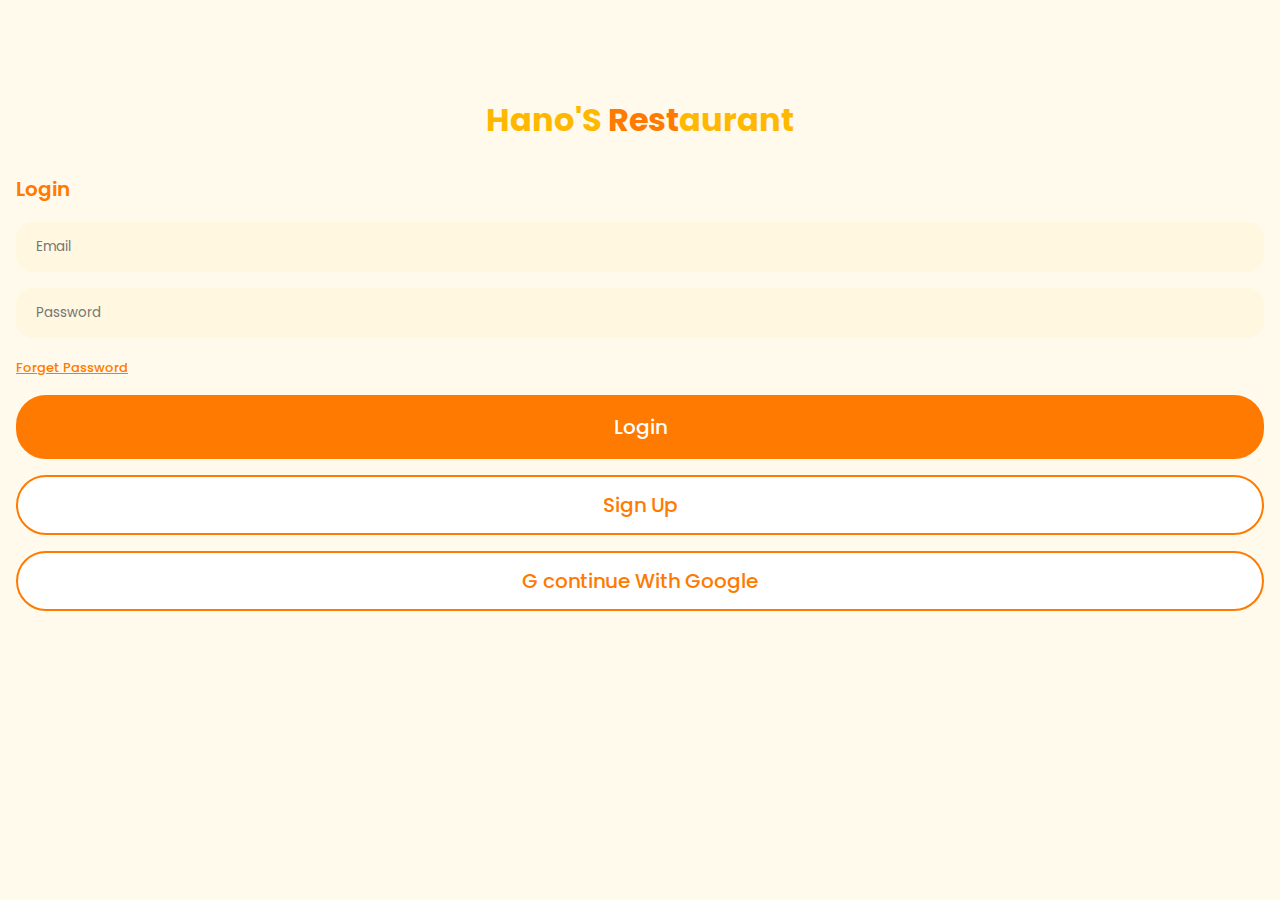
<file: index.html>
<!DOCTYPE html>
<html lang="en">

<head>
    <meta charset="UTF-8">
    <meta name="viewport" content="width=device-width, initial-scale=1.0">
    <link rel="stylesheet" href="./css/style.css">
    <link rel="stylesheet" href="./css/all.min.css">
    <link rel="preconnect" href="https://fonts.googleapis.com">
    <link rel="preconnect" href="https://fonts.gstatic.com" crossorigin>
    <link
        href="https://fonts.googleapis.com/css2?family=Poppins:ital,wght@0,100;0,200;0,300;0,400;0,500;0,600;0,700;0,800;0,900;1,100;1,200;1,300;1,400;1,500;1,600;1,700;1,800;1,900&display=swap"
        rel="stylesheet">
    <title>Hano'S Restaurant</title>
</head>

<body>
    <!-- Login Page -->
    <main class="main-page">
        <h1 class="title">Hano'S <span>Rest</span>aurant</h1>
        <form action class="login-signup">
            <span>Login</span>
            <div>
                <input type="email" placeholder="Email">
                <input type="password" placeholder="Password">
            </div>
            <a href="####">Forget Password</a>
        </form>
        <a href="./welcome.html" class="btt main-fill-btt">Login</a>
        <a href="./signup.html" class="btt main-notfill-btt">Sign Up</a>
        <a href="#" class="btt main-notfill-btt"><span>G</span>&nbsp;continue With Google</a>
    </main>
</body>

</html>
</file>
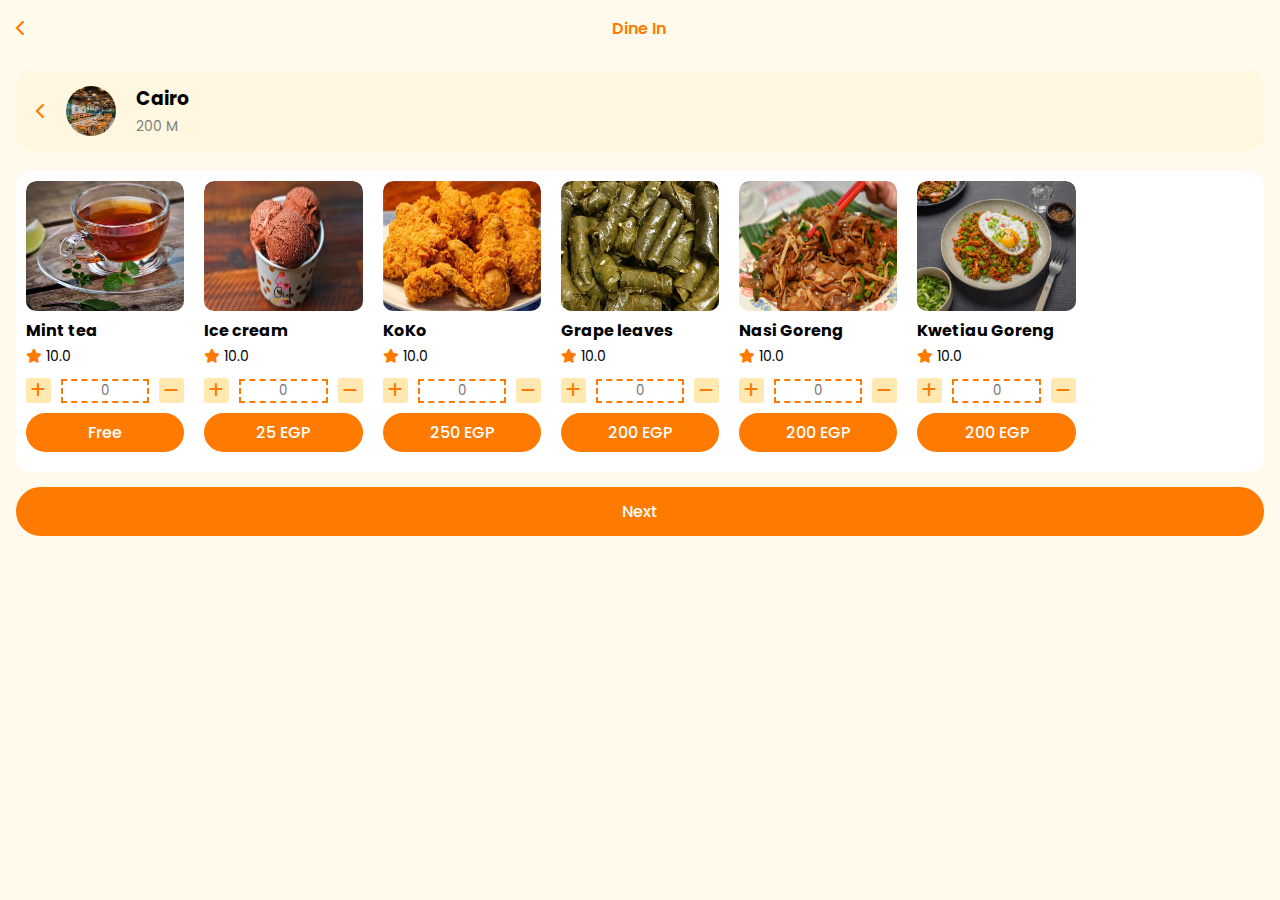
<file: dine.html>
<!DOCTYPE html>
<html lang="en">

<head>
    <meta charset="UTF-8">
    <meta name="viewport" content="width=device-width, initial-scale=1.0">
    <link rel="stylesheet" href="./css/style.css">
    <link rel="stylesheet" href="./css/all.min.css">
    <link rel="preconnect" href="https://fonts.googleapis.com">
    <link rel="preconnect" href="https://fonts.gstatic.com" crossorigin>
    <link
        href="https://fonts.googleapis.com/css2?family=Poppins:ital,wght@0,100;0,200;0,300;0,400;0,500;0,600;0,700;0,800;0,900;1,100;1,200;1,300;1,400;1,500;1,600;1,700;1,800;1,900&display=swap"
        rel="stylesheet">
    <title>Hano'S Restaurant</title>
</head>

<body>
    <!-- Login Page -->
    <main class="main-page">
        <div class="reserve">
            <a href="./nearestorder.html"><i class="fa-solid fa-chevron-left"></i></a>
            <span>Dine In</span>
        </div>
        <div class="nav">
            <i class="fa-solid fa-chevron-left"></i>
            <img src="./images/rest1.jpg" alt>
            <div class="details">
                <h3>Cairo</h3>
                <span>200 M</span>
            </div>
        </div>

        <div class="dishes">
            <div>
                <img src="./images/tea.jpg" alt>
                <div class="details">
                    <h4>Mint tea</h4>
                    <span><i class="fa-solid fa-star"></i> 10.0</span>
                    <div class="quant">
                        <button><i class="fa-solid fa-plus"></i></button>
                        <input type="text" class="count" placeholder="0">
                        <button><i class="fa-solid fa-minus"></i></button>
                    </div>
                    <a href="" class="main-fill-btt">Free</a>
                </div>
            </div>
            <div>
                <img src="./images/ice.webp" alt>
                <div class="details">
                    <h4>Ice cream</h4>
                    <span><i class="fa-solid fa-star"></i> 10.0</span>
                    <div class="quant">
                        <button><i class="fa-solid fa-plus"></i></button>
                        <input type="text" class="count" placeholder="0">
                        <button><i class="fa-solid fa-minus"></i></button>
                    </div>
                    <a href="" class="main-fill-btt">25 EGP</a>
                </div>
            </div>
            <div>
                <img src="./images/chekin.jpg" alt>
                <div class="details">
                    <h4>KoKo</h4>
                    <span><i class="fa-solid fa-star"></i> 10.0</span>
                    <div class="quant">
                        <button><i class="fa-solid fa-plus"></i></button>
                        <input type="text" class="count" placeholder="0">
                        <button><i class="fa-solid fa-minus"></i></button>
                    </div>
                    <a href="" class="main-fill-btt">250 EGP</a>
                </div>
            </div>
            <div>
                <img src="./images/mahse.jpg" alt>
                <div class="details">
                    <h4>Grape leaves</h4>
                    <span><i class="fa-solid fa-star"></i> 10.0</span>
                    <div class="quant">
                        <button><i class="fa-solid fa-plus"></i></button>
                        <input type="text" class="count" placeholder="0">
                        <button><i class="fa-solid fa-minus"></i></button>
                    </div>
                    <a href="" class="main-fill-btt">200 EGP</a>
                </div>
            </div>
            <div>
                <img src="./images/dish5.jpg" alt>
                <div class="details">
                    <h4>Nasi Goreng</h4>
                    <span><i class="fa-solid fa-star"></i> 10.0</span>
                    <div class="quant">
                        <button><i class="fa-solid fa-plus"></i></button>
                        <input type="text" class="count" placeholder="0">
                        <button><i class="fa-solid fa-minus"></i></button>
                    </div>
                    <a href="" class="main-fill-btt">200 EGP</a>
                </div>
            </div>
            <div>
                <img src="./images/dish6.webp" alt>
                <div class="details">
                    <h4>Kwetiau Goreng</h4>
                    <span><i class="fa-solid fa-star"></i> 10.0</span>
                    <div class="quant">
                        <button><i class="fa-solid fa-plus"></i></button>
                        <input type="text" class="count" placeholder="0">
                        <button><i class="fa-solid fa-minus"></i></button>
                    </div>
                    <a href="" class="main-fill-btt">200 EGP</a>
                </div>
            </div>
        </div>
        <a href="./welcome.html" class="main-fill-btt next">Next</a>
        </div>
    </main>
</body>

</html>
</file>
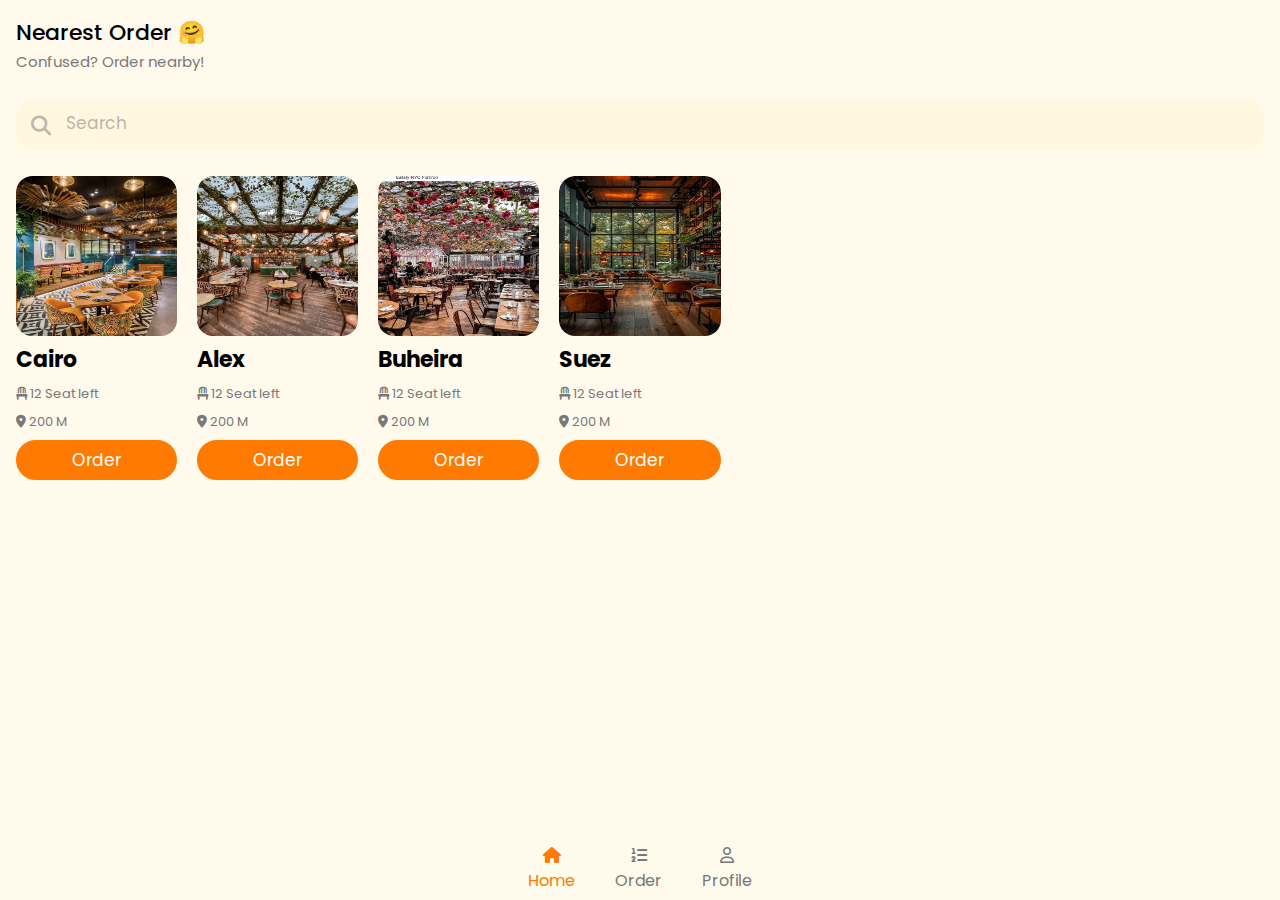
<file: nearestorder.html>
<!DOCTYPE html>
<html lang="en">

<head>
    <meta charset="UTF-8">
    <meta name="viewport" content="width=device-width, initial-scale=1.0">
    <link rel="stylesheet" href="./css/style.css">
    <link rel="stylesheet" href="./css/all.min.css">
    <link rel="preconnect" href="https://fonts.googleapis.com">
    <link rel="preconnect" href="https://fonts.gstatic.com" crossorigin>
    <link
        href="https://fonts.googleapis.com/css2?family=Poppins:ital,wght@0,100;0,200;0,300;0,400;0,500;0,600;0,700;0,800;0,900;1,100;1,200;1,300;1,400;1,500;1,600;1,700;1,800;1,900&display=swap"
        rel="stylesheet">
    <title>Hano'S Restaurant</title>
</head>

<body>
    <!-- Login Page -->
    <main class="main-page">
        <div class="intro-text">
            <div>
                <p>Nearest Order 🤗</p>
                <span>Confused? Order nearby!</span>
            </div>
        </div>
        <div class="search">
            <input type="search" placeholder="Search">
        </div>


        <div class="nearrest">
            <div>
                <img src="./images/rest1.jpg" alt>
                <div class="details">
                    <h2>Cairo</h2>
                    <p><i class="fa-solid fa-chair"></i> 12 Seat left</p>
                    <p><i class="fa-solid fa-location-dot"></i> 200 M </p>
                    <a href="./page-one.html" class="main-fill-btt">Order</a>
                </div>
            </div>
            <div>
                <img src="./images/rest2.jpg" alt>
                <div class="details">
                    <h2>Alex</h2>
                    <p><i class="fa-solid fa-chair"></i> 12 Seat left</p>
                    <p><i class="fa-solid fa-location-dot"></i> 200 M </p>
                    <a href="./page-two.html" class="main-fill-btt">Order</a>
                </div>
            </div>
            <div>
                <img src="./images/rest3.jpg" alt>
                <div class="details">
                    <h2>Buheira</h2>
                    <p><i class="fa-solid fa-chair"></i> 12 Seat left</p>
                    <p><i class="fa-solid fa-location-dot"></i> 200 M </p>
                    <a href="./page-three.html" class="main-fill-btt">Order</a>
                </div>
                
            </div>
            <div>
                <img src="./images/rest4.jpg" alt>
                <div class="details">
                    <h2>Suez</h2>
                    <p><i class="fa-solid fa-chair"></i> 12 Seat left</p>
                    <p><i class="fa-solid fa-location-dot"></i> 200 M </p>
                    <a href="./page-four.html" class="main-fill-btt">Order</a>
                </div>
            </div>
        </div>













        <div class="menu">
            <a href="#" class="active">
                <i class="fa-solid fa-house"></i>
                <span>Home</span>
            </a>

            <a href="#" class="">
                <i class="fa-solid fa-list-ol"></i>
                <span>Order</span>
            </a>

            <a href="#" class="">
                <i class="fa-regular fa-user"></i>
                <span>Profile</span>
            </a>

        </div>
    </main>
</body>

</html>
</file>
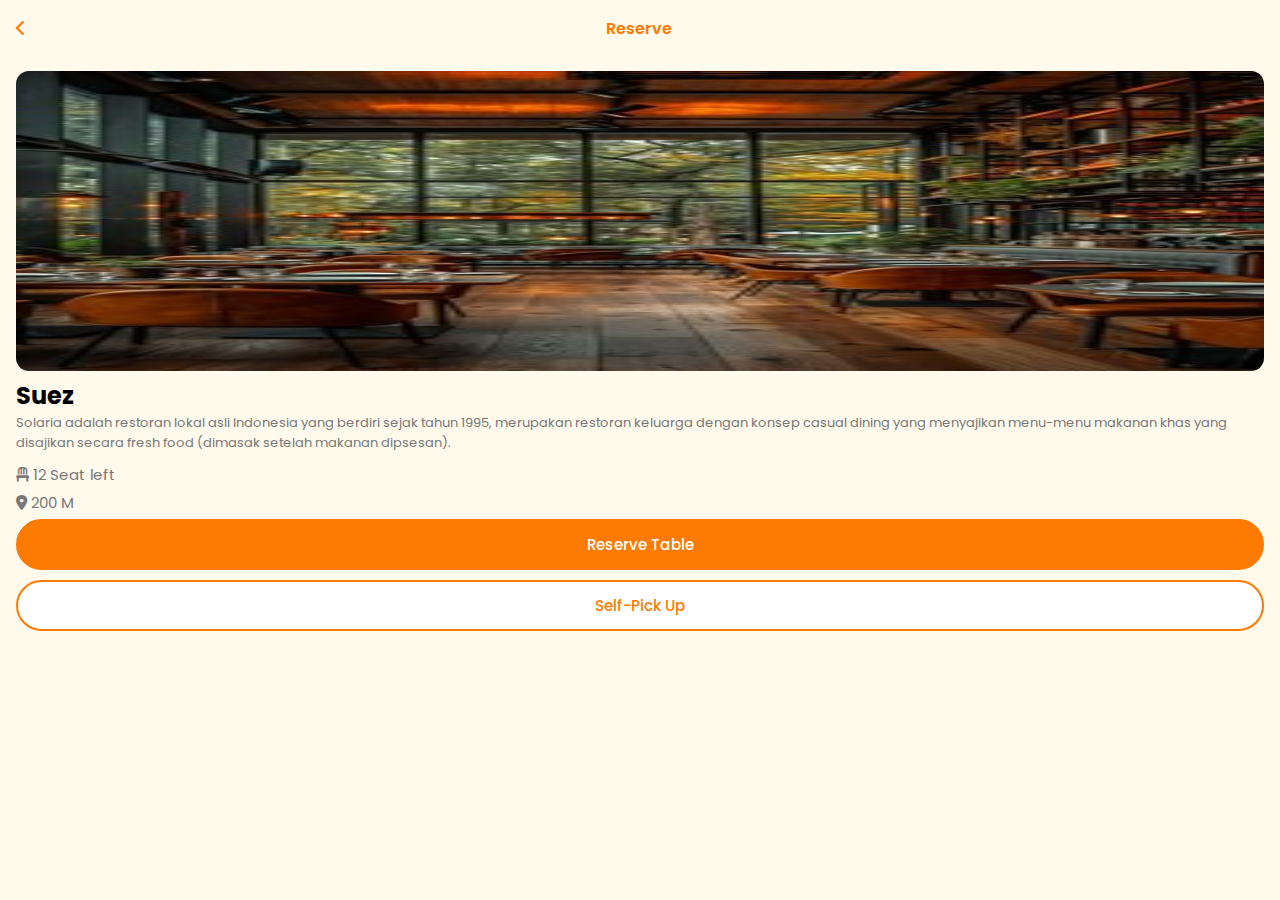
<file: page-four.html>
<!DOCTYPE html>
<html lang="en">

<head>
    <meta charset="UTF-8">
    <meta name="viewport" content="width=device-width, initial-scale=1.0">
    <link rel="stylesheet" href="./css/style.css">
    <link rel="stylesheet" href="./css/all.min.css">
    <link rel="preconnect" href="https://fonts.googleapis.com">
    <link rel="preconnect" href="https://fonts.gstatic.com" crossorigin>
    <link
        href="https://fonts.googleapis.com/css2?family=Poppins:ital,wght@0,100;0,200;0,300;0,400;0,500;0,600;0,700;0,800;0,900;1,100;1,200;1,300;1,400;1,500;1,600;1,700;1,800;1,900&display=swap"
        rel="stylesheet">
    <title>Hano'S Restaurant</title>
</head>

<body>
    <!-- Login Page -->
    <main class="main-page">
        <div class="reserve">
            <a href="./nearestorder.html"><i class="fa-solid fa-chevron-left"></i></a>
            <span>Reserve</span>
        </div>
        <div class="card">
            <div class="rest-photo">
                <img src="./images/rest4.jpg" alt>
            </div>
            <div class="details">
                <h2>Suez</h2>
                <p class="caption">Solaria adalah restoran lokal asli Indonesia yang berdiri sejak tahun 1995, merupakan
                    restoran keluarga dengan konsep
                    casual dining yang menyajikan menu-menu makanan khas yang disajikan secara fresh food (dimasak
                    setelah makanan
                    dipsesan).</p>
                <p class="icon"><i class="fa-solid fa-chair"></i> 12 Seat left</p>
                <p class="icon"><i class="fa-solid fa-location-dot"></i> 200 M </p>
            </div>
            <a href="./table.html" class="main-fill-btt">Reserve Table</a>
            <a href="" class="main-notfill-btt">Self-Pick Up</a>
        </div>
    </main>
</body>

</html>
</file>
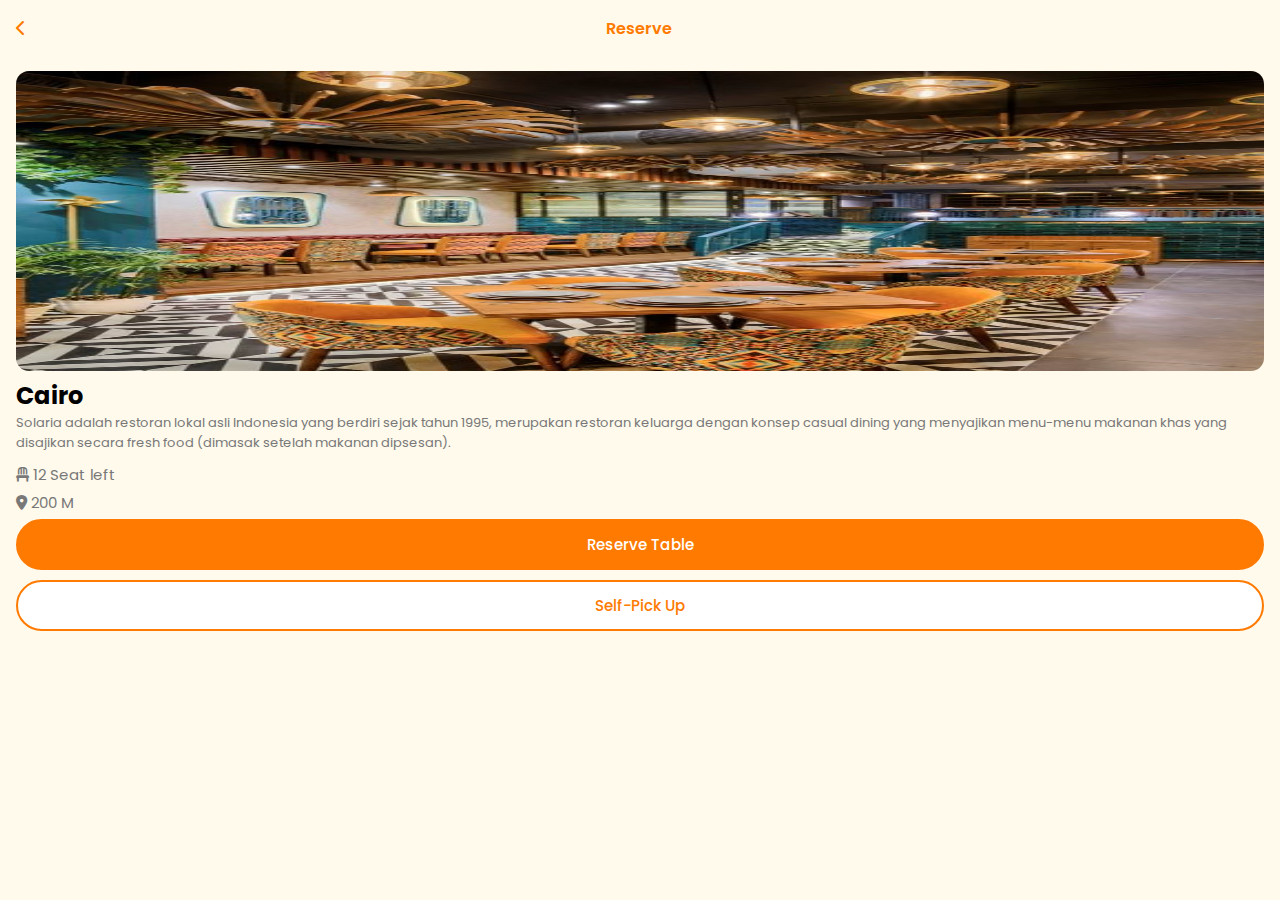
<file: page-one.html>
<!DOCTYPE html>
<html lang="en">

<head>
    <meta charset="UTF-8">
    <meta name="viewport" content="width=device-width, initial-scale=1.0">
    <link rel="stylesheet" href="./css/style.css">
    <link rel="stylesheet" href="./css/all.min.css">
    <link rel="preconnect" href="https://fonts.googleapis.com">
    <link rel="preconnect" href="https://fonts.gstatic.com" crossorigin>
    <link
        href="https://fonts.googleapis.com/css2?family=Poppins:ital,wght@0,100;0,200;0,300;0,400;0,500;0,600;0,700;0,800;0,900;1,100;1,200;1,300;1,400;1,500;1,600;1,700;1,800;1,900&display=swap"
        rel="stylesheet">
    <title>Hano'S Restaurant</title>
</head>

<body>
    <!-- Login Page -->
    <main class="main-page">
        <div class="reserve">
            <a href="./nearestorder.html"><i class="fa-solid fa-chevron-left"></i></a>
            <span>Reserve</span>
        </div>
        <div class="card">
            <div class="rest-photo">
                <img src="./images/rest1.jpg" alt>
            </div>
            <div class="details">
                <h2>Cairo</h2>
                <p class="caption">Solaria adalah restoran lokal asli Indonesia yang berdiri sejak tahun 1995, merupakan restoran keluarga dengan konsep
                casual dining yang menyajikan menu-menu makanan khas yang disajikan secara fresh food (dimasak setelah makanan
                dipsesan).</p>
                <p class="icon"><i class="fa-solid fa-chair"></i> 12 Seat left</p>
                <p class="icon"><i class="fa-solid fa-location-dot"></i> 200 M </p>
            </div>
            <a href="./table.html" class="main-fill-btt">Reserve Table</a>
            <a href="" class="main-notfill-btt">Self-Pick Up</a>
        </div>
    </main>
</body>

</html>
</file>
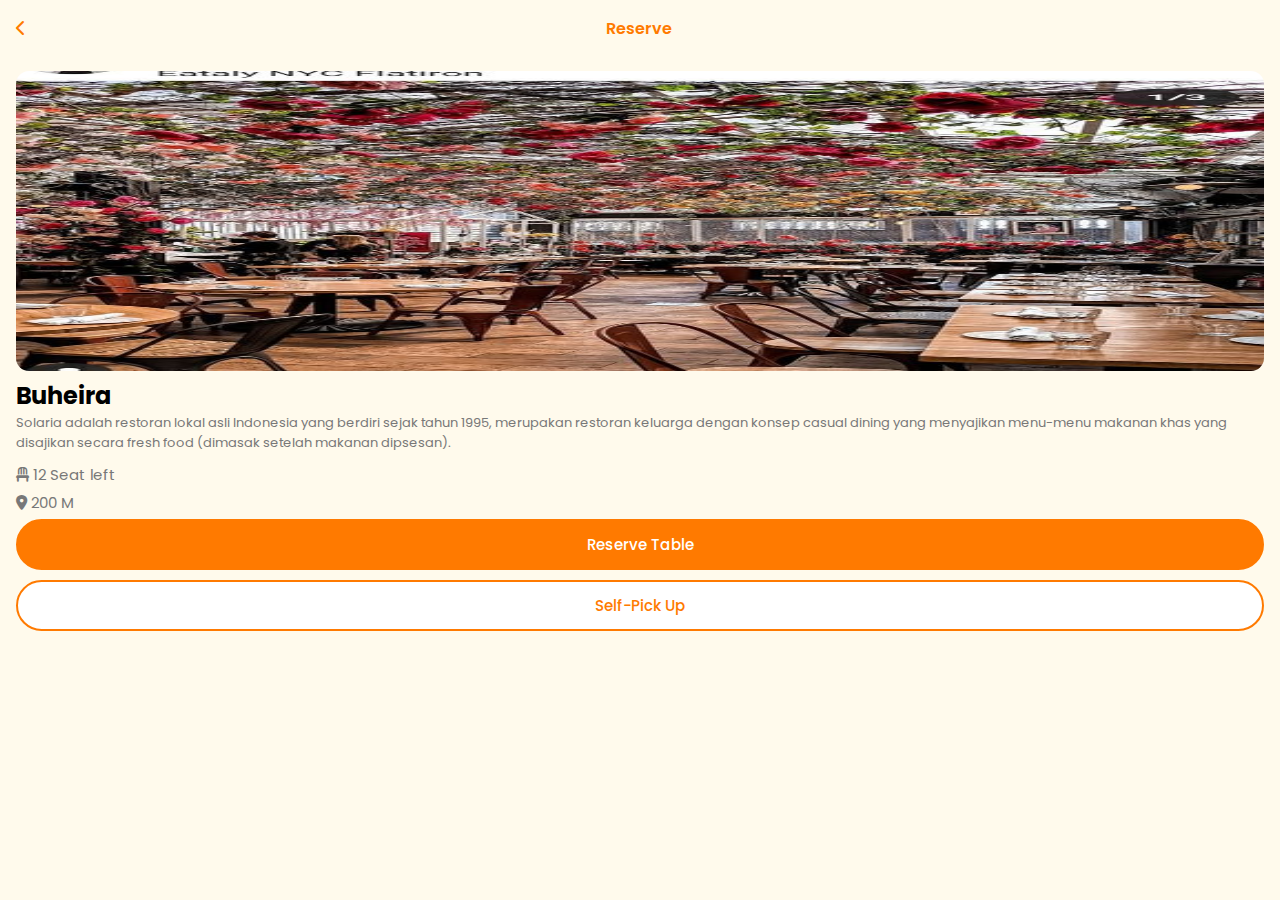
<file: page-three.html>
<!DOCTYPE html>
<html lang="en">

<head>
    <meta charset="UTF-8">
    <meta name="viewport" content="width=device-width, initial-scale=1.0">
    <link rel="stylesheet" href="./css/style.css">
    <link rel="stylesheet" href="./css/all.min.css">
    <link rel="preconnect" href="https://fonts.googleapis.com">
    <link rel="preconnect" href="https://fonts.gstatic.com" crossorigin>
    <link
        href="https://fonts.googleapis.com/css2?family=Poppins:ital,wght@0,100;0,200;0,300;0,400;0,500;0,600;0,700;0,800;0,900;1,100;1,200;1,300;1,400;1,500;1,600;1,700;1,800;1,900&display=swap"
        rel="stylesheet">
    <title>Hano'S Restaurant</title>
</head>

<body>
    <!-- Login Page -->
    <main class="main-page">
        <div class="reserve">
            <a href="./nearestorder.html"><i class="fa-solid fa-chevron-left"></i></a>
            <span>Reserve</span>
        </div>
        <div class="card">
            <div class="rest-photo">
                <img src="./images/rest3.jpg" alt>
            </div>
            <div class="details">
                <h2>Buheira</h2>
                <p class="caption">Solaria adalah restoran lokal asli Indonesia yang berdiri sejak tahun 1995, merupakan
                    restoran keluarga dengan konsep
                    casual dining yang menyajikan menu-menu makanan khas yang disajikan secara fresh food (dimasak
                    setelah makanan
                    dipsesan).</p>
                <p class="icon"><i class="fa-solid fa-chair"></i> 12 Seat left</p>
                <p class="icon"><i class="fa-solid fa-location-dot"></i> 200 M </p>
            </div>
            <a href="./table.html" class="main-fill-btt">Reserve Table</a>
            <a href="" class="main-notfill-btt">Self-Pick Up</a>
        </div>
    </main>
</body>

</html>
</file>
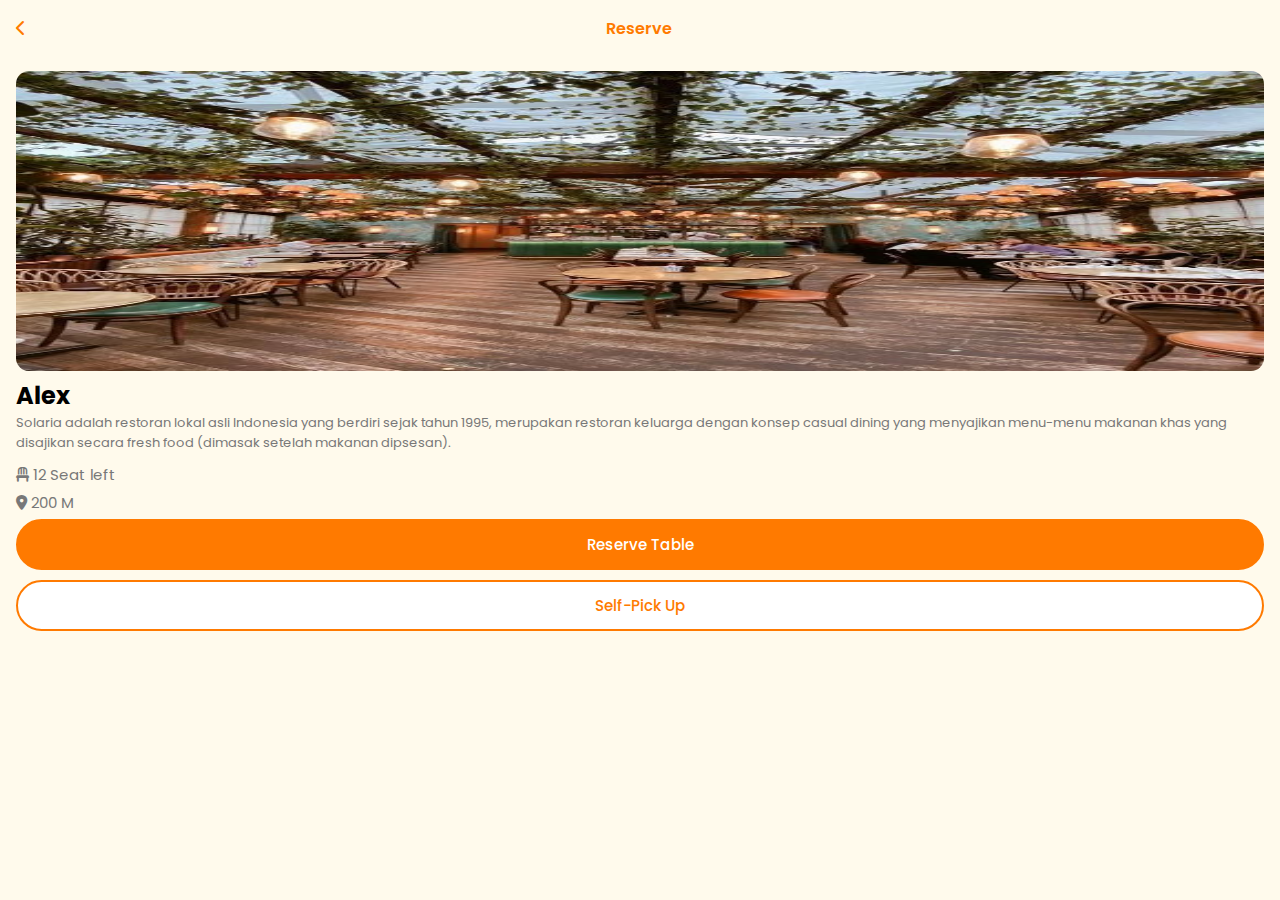
<file: page-two.html>
<!DOCTYPE html>
<html lang="en">

<head>
    <meta charset="UTF-8">
    <meta name="viewport" content="width=device-width, initial-scale=1.0">
    <link rel="stylesheet" href="./css/style.css">
    <link rel="stylesheet" href="./css/all.min.css">
    <link rel="preconnect" href="https://fonts.googleapis.com">
    <link rel="preconnect" href="https://fonts.gstatic.com" crossorigin>
    <link
        href="https://fonts.googleapis.com/css2?family=Poppins:ital,wght@0,100;0,200;0,300;0,400;0,500;0,600;0,700;0,800;0,900;1,100;1,200;1,300;1,400;1,500;1,600;1,700;1,800;1,900&display=swap"
        rel="stylesheet">
    <title>Hano'S Restaurant</title>
</head>

<body>
    <!-- Login Page -->
    <main class="main-page">
        <div class="reserve">
            <a href="./nearestorder.html"><i class="fa-solid fa-chevron-left"></i></a>
            <span>Reserve</span>
        </div>
        <div class="card">
            <div class="rest-photo">
                <img src="./images/rest2.jpg" alt>
            </div>
            <div class="details">
                <h2>Alex</h2>
                <p class="caption">Solaria adalah restoran lokal asli Indonesia yang berdiri sejak tahun 1995, merupakan
                    restoran keluarga dengan konsep
                    casual dining yang menyajikan menu-menu makanan khas yang disajikan secara fresh food (dimasak
                    setelah makanan
                    dipsesan).</p>
                <p class="icon"><i class="fa-solid fa-chair"></i> 12 Seat left</p>
                <p class="icon"><i class="fa-solid fa-location-dot"></i> 200 M </p>
            </div>
            <a href="./table.html" class="main-fill-btt">Reserve Table</a>
            <a href="" class="main-notfill-btt">Self-Pick Up</a>
        </div>
    </main>
</body>

</html>
</file>
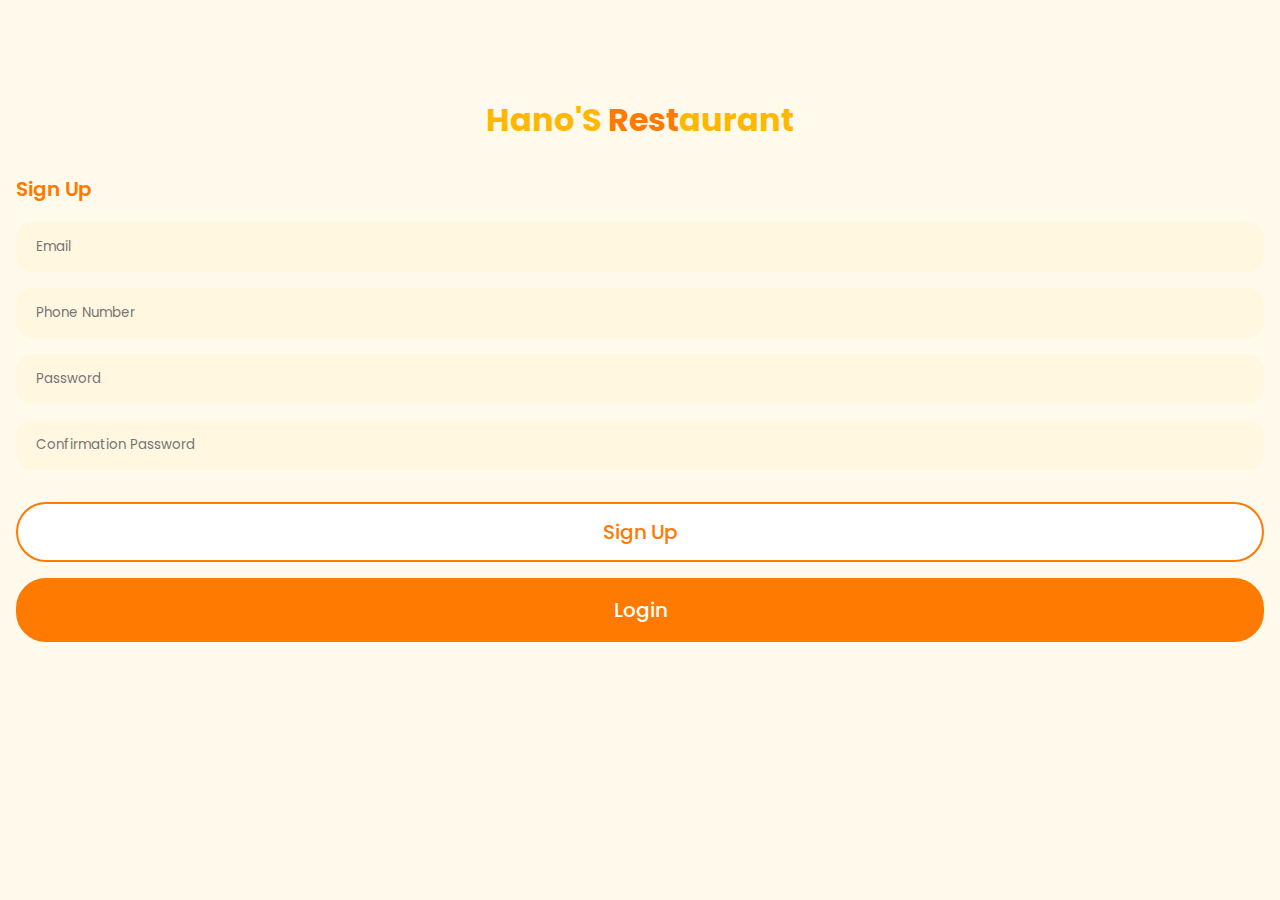
<file: signup.html>
<!DOCTYPE html>
<html lang="en">

<head>
    <meta charset="UTF-8">
    <meta name="viewport" content="width=device-width, initial-scale=1.0">
    <link rel="stylesheet" href="./css/style.css">
        <link rel="stylesheet" href="./css/all.min.css">
    <link rel="preconnect" href="https://fonts.googleapis.com">
    <link rel="preconnect" href="https://fonts.gstatic.com" crossorigin>
    <link
        href="https://fonts.googleapis.com/css2?family=Poppins:ital,wght@0,100;0,200;0,300;0,400;0,500;0,600;0,700;0,800;0,900;1,100;1,200;1,300;1,400;1,500;1,600;1,700;1,800;1,900&display=swap"
        rel="stylesheet">
    <title>Hano'S Restaurant</title>
</head>

<body>
    <!-- Login Page -->
    <main class="main-page">
        <h1 class="title">Hano'S <span>Rest</span>aurant</h1>
        <form action class="login-signup">
            <span>Sign Up</span>
            <div>
                <input type="email" placeholder="Email">
                <input type="tel" placeholder="Phone Number">
                <input type="password" placeholder="Password">
                <input type="password" placeholder="Confirmation Password">
            </div>
        </form>
        <a href="#" class="btt main-notfill-btt">Sign Up</a>
        <a href="./index.html" class="btt main-fill-btt">Login</a>

    </main>
</body>

</html>
</file>
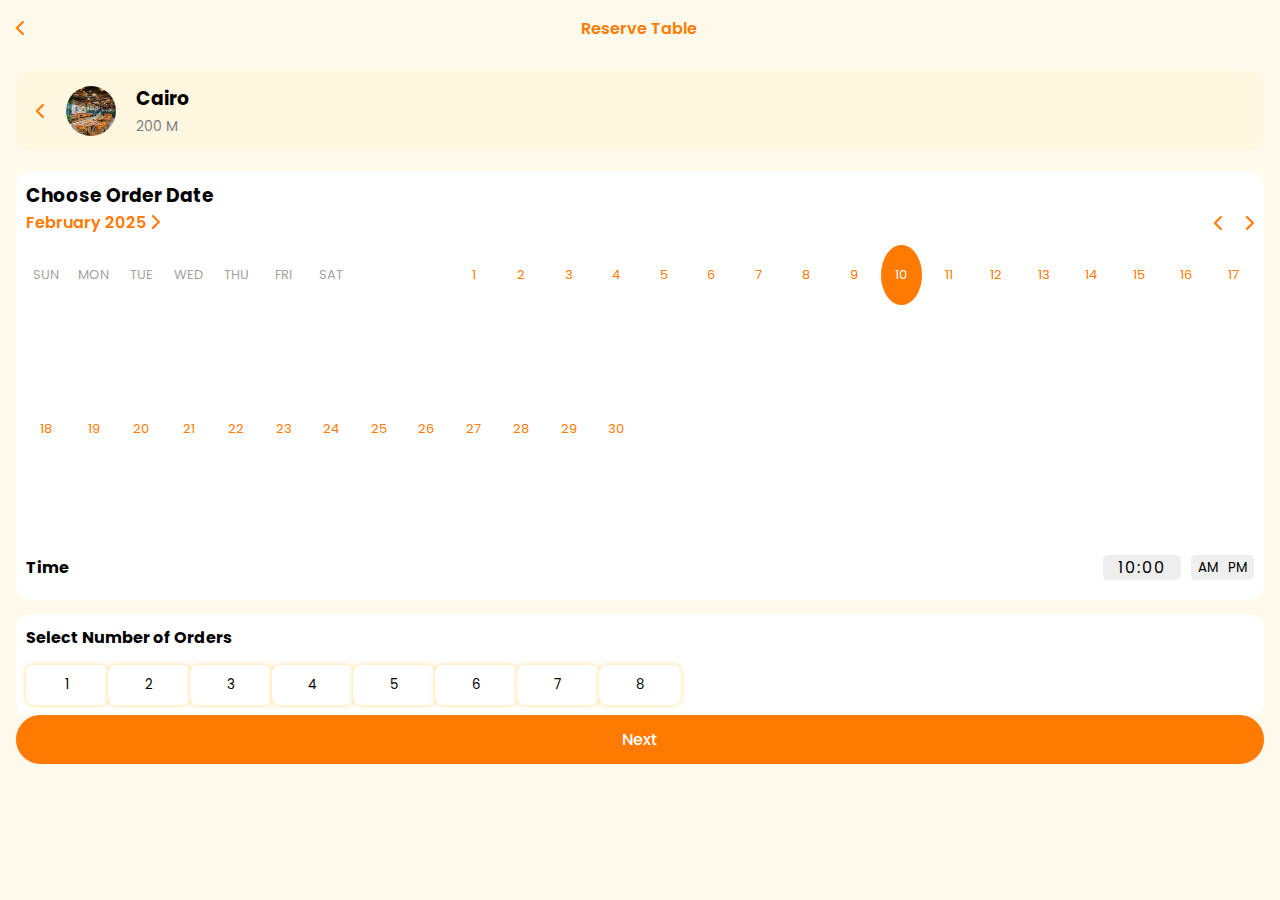
<file: table.html>
<!DOCTYPE html>
<html lang="en">

<head>
    <meta charset="UTF-8">
    <meta name="viewport" content="width=device-width, initial-scale=1.0">
    <link rel="stylesheet" href="./css/style.css">
    <link rel="stylesheet" href="./css/all.min.css">
    <link rel="preconnect" href="https://fonts.googleapis.com">
    <link rel="preconnect" href="https://fonts.gstatic.com" crossorigin>
    <link
        href="https://fonts.googleapis.com/css2?family=Poppins:ital,wght@0,100;0,200;0,300;0,400;0,500;0,600;0,700;0,800;0,900;1,100;1,200;1,300;1,400;1,500;1,600;1,700;1,800;1,900&display=swap"
        rel="stylesheet">
    <title>Hano'S Restaurant</title>
</head>

<body>
    <!-- Login Page -->
    <main class="main-page">
        <div class="reserve">
            <a href="./nearestorder.html"><i class="fa-solid fa-chevron-left"></i></a>
            <span>Reserve Table</span>
        </div>
        <div class="nav">
            <i class="fa-solid fa-chevron-left"></i>
            <img src="./images/rest1.jpg" alt>
            <div class="details">
                <h3>Cairo</h3>
                <span>200 M</span>
            </div>
        </div>
        <div class="date">
            <h3>Choose Order Date</h3>
            <div class="month">
                <p>February 2025 <i class="fa-solid fa-chevron-right"></i></p>
                <span>
                    <i class="fa-solid fa-chevron-left"></i>
                    <i class="fa-solid fa-chevron-right"></i>
                </span>
            </div>
            <div class="days">
                <div>SUN</div>
                <div>MON</div>
                <div>TUE</div>
                <div>WED</div>
                <div>THU</div>
                <div>FRI</div>
                <div>SAT</div>

                <div></div>
                <div></div>
                <div>1</div>
                <div>2</div>
                <div>3</div>
                <div>4</div>
                <div>5</div>
                <div>6</div>
                <div>7</div>
                <div>8</div>
                <div>9</div>
                <div>10</div>
                <div>11</div>
                <div>12</div>
                <div>13</div>
                <div>14</div>
                <div>15</div>
                <div>16</div>
                <div>17</div>
                <div>18</div>
                <div>19</div>
                <div>20</div>
                <div>21</div>
                <div>22</div>
                <div>23</div>
                <div>24</div>
                <div>25</div>
                <div>26</div>
                <div>27</div>
                <div>28</div>
                <div>29</div>
                <div>30</div>

            </div>
            <div class="time">
                <h4>Time</h4>
                <div class="settime">
                    <span class="hour">10:00</span>
                    <div class="ampm">
                        <button>AM</button>
                        <button>PM</button>
                    </div>
                </div>
            </div>
        </div>
        <div class="orders">
            <h4>Select Number of Orders</h4>
            <div class="numbers">
                <button></button>
                <button></button>
                <button></button>
                <button></button>
                <button></button>
                <button></button>
                <button></button>
                <button></button>
            </div>
        </div>
        <a href="./dine.html" class="main-fill-btt next">Next</a>
        </div>
    </main>
</body>

</html>
</file>
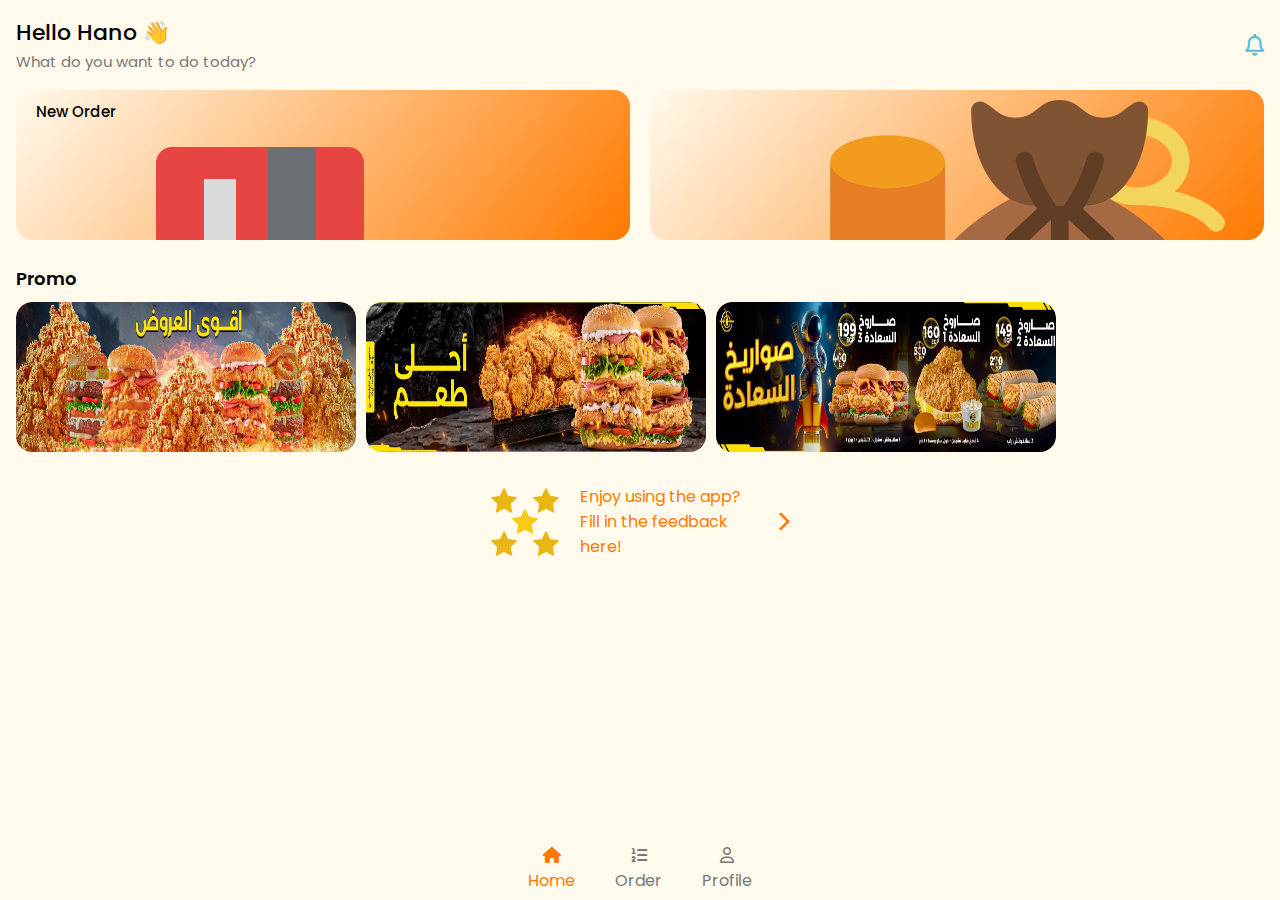
<file: welcome.html>
<!DOCTYPE html>
<html lang="en">

<head>
    <meta charset="UTF-8">
    <meta name="viewport" content="width=device-width, initial-scale=1.0">
    <link rel="stylesheet" href="./css/style.css">
    <link rel="stylesheet" href="./css/all.min.css">
    <link rel="preconnect" href="https://fonts.googleapis.com">
    <link rel="preconnect" href="https://fonts.gstatic.com" crossorigin>
    <link
        href="https://fonts.googleapis.com/css2?family=Poppins:ital,wght@0,100;0,200;0,300;0,400;0,500;0,600;0,700;0,800;0,900;1,100;1,200;1,300;1,400;1,500;1,600;1,700;1,800;1,900&display=swap"
        rel="stylesheet">
    <title>Hano'S Restaurant</title>
</head>

<body>
    <!-- Login Page -->
    <main class="main-page">
        <div class="intro-text">
            <div>
                <p>Hello Hano 👋</p>
                <span>What do you want to do today?</span>
            </div>
            <i class="fa-regular fa-bell"></i>
        </div>
        <div class="actions">
            <a href="./nearestorder.html" class="neworder">
                New Order
                <img src="./images/payment.png" alt>
            </a>
            <a href="#" class="splitbills">
                Split Bills
                <img src="./images/money-bag.png" alt>
            </a>
        </div>
        <div class="promos">
            <span>Promo</span>
            <div class="promo-slide">
                <a href=""><img src="./images/image1.jpg" alt></a>
                <a href=""><img src="./images/image2.jpg" alt></a>
                <a href=""><img src="./images/image3.jpg" alt></a>
            </div>
        </div>
        <div class="rate">
            <img src="./images/5-stars.png" alt="">
            <div><a href="">Enjoy using the app? Fill in the feedback here!</a></div>
            <i class="fa-solid fa-chevron-right"></i>
        </div>
        <div class="menu">
            <a href="#" class="active">
                <i class="fa-solid fa-house"></i>
                <span>Home</span>
            </a>

            <a href="#" class="">
                <i class="fa-solid fa-list-ol"></i>
                <span>Order</span>
            </a>

            <a href="#" class="">
                <i class="fa-regular fa-user"></i>
                <span>Profile</span>
            </a>

        </div>
    </main>
</body>

</html>
</file>
<file: css/style.css>
* {
    margin: 0;
    padding: 0;
    box-sizing: border-box;
    font-family: "Poppins", sans-serif;
}

body {
    font-family: "Poppins", sans-serif;
    counter-reset: counter;
}

main {
    font-family: "Poppins", sans-serif;
    min-height: 100vh;
    background-color: #FFFAEC;
    padding: 1em;
    position: relative;
}


.main-page>.title {
    text-align: center;
    padding: 80px 0 0;
    color: #FFB800;
    margin-bottom: 30px;
}

.main-page>.title>span {
    color: #FF7A00;
}

.main-page>.login-signup {
    margin-bottom: 16px;
}

.main-page>.login-signup>span {
    font-size: 20px;
    font-weight: 600;
    color: #FF7A00;
}

.main-page>.login-signup>div {
    margin-top: 18px;
}

.main-page>.login-signup>div>input {
    width: 100%;
    height: 50px;
    border-radius: 16px;
    padding: 10px 20px;
    border: none;
    outline: none;
    background-color: #fff7df;
    margin-bottom: 16px;
}

.main-page>.login-signup>a {
    font-size: 13px;
    color: #FF7A00;
    font-weight: 500;
}

main>.btt {
    margin-bottom: 16px;
}

.main-fill-btt {
    display: block;
    color: white;
    font-weight: 500;
    font-size: 20px;
    background-color: #FF7A00;
    text-decoration: none;
    text-align: center;
    padding: 15px;
    border-radius: 30px;
    -webkit-border-radius: 30px;
    -moz-border-radius: 30px;
    -ms-border-radius: 30px;
    -o-border-radius: 30px;
    transition: 0.3s;
    -webkit-transition: 0.3s;
    -moz-transition: 0.3s;
    -ms-transition: 0.3s;
    -o-transition: 0.3s;
    border: 2px solid #FF7A00;
    margin-bottom: 10px;
}

.main-fill-btt:hover {
    color: #FF7A00;
    background-color: white;
}

.main-notfill-btt {
    display: block;
    color: #FF7A00;
    font-weight: 500;
    font-size: 20px;
    background-color: white;
    text-decoration: none;
    text-align: center;
    padding: 13px;
    border-radius: 30px;
    -webkit-border-radius: 30px;
    -moz-border-radius: 30px;
    -ms-border-radius: 30px;
    -o-border-radius: 30px;
    transition: 0.3s;
    -webkit-transition: 0.3s;
    -moz-transition: 0.3s;
    -ms-transition: 0.3s;
    -o-transition: 0.3s;
    border: 2px solid #FF7A00;
    margin-bottom: 10px;
}

.main-notfill-btt:hover {
    color: white;
    background-color: #FF7A00;
}

/* Start Welcome Page */

.main-page .intro-text {
    display: flex;
    align-items: center;
}

.main-page .intro-text>div>p {
    font-size: 22px;
    font-weight: 500;
}

.main-page .intro-text>div>p+span {
    color: #787878;
    font-size: 15px;
}

.main-page .intro-text>i {
    flex-grow: 1;
    text-align: right;
    font-size: 22px;
    color: #53BFD8;
}

.main-page .actions {
    display: flex;
    gap: 20px;
    height: 150px;
    margin: 16px 0;
}

.main-page .actions>a {
    flex: 1;
    background: linear-gradient(310deg, #FF7A00, transparent);
    border-radius: 16px;
    -webkit-border-radius: 16px;
    -moz-border-radius: 16px;
    -ms-border-radius: 16px;
    -o-border-radius: 16px;
    padding: 10px 0 0 20px;
    text-decoration: none;
    color: black;
    font-size: 15px;
    font-weight: 500;
    overflow: hidden;
}

.main-page .actions>a>img {
    max-width: 100%;
}

.main-page .promos {
    margin: 25px 0;
}

.main-page .promos>span {
    font-size: 18px;
    font-weight: 600;
}

.main-page .promos>.promo-slide {
    overflow-x: scroll;
    display: flex;
    gap: 10px;
    -ms-overflow-style: none;
    scrollbar-width: none;
    margin: 10px 0;
}

.main-page .promos>.promo-slide::-webkit-scrollbar {
    display: none;
}

.main-page .promos>.promo-slide>a {
    width: 340px;
    border-radius: 16px;
    -webkit-border-radius: 16px;
    -moz-border-radius: 16px;
    -ms-border-radius: 16px;
    -o-border-radius: 16px;
    flex-shrink: 0;
    overflow: hidden;
}

.main-page .promos>.promo-slide>a>img {
    max-width: 100%;
    height: 150px;
    border-radius: 16px;
    -webkit-border-radius: 16px;
    -moz-border-radius: 16px;
    -ms-border-radius: 16px;
    -o-border-radius: 16px;
}

.main-page .rate {
    display: flex;
    gap: 20px;
    align-items: center;
    margin: auto;
    width: 300px;
}

.main-page .rate>img {
    max-width: 100%;
    width: 70px;
}

.main-page .rate>div>a {
    text-decoration: none;
    color: #FF7A00;
}

.main-page .rate>i {
    font-size: 20px;
    flex-grow: 1;
    color: #FF7A00;
}


.main-page .menu {
    height: 60px;
    position: fixed;
    bottom: 0;
    display: flex;
    align-items: center;
    justify-content: center;
    gap: 40px;
    background: #fefbec;
    width: 100%;
    left: 0;
}

.main-page .menu>a {
    display: flex;
    flex-flow: column wrap;
    align-items: center;
    text-decoration: none;
    color: #787878;
    transition: 0.3s;
    -webkit-transition: 0.3s;
    -moz-transition: 0.3s;
    -ms-transition: 0.3s;
    -o-transition: 0.3s;
    gap: 5px;
}

.main-page .menu>a:hover,
.main-page .menu>a.active {
    color: #FF7A00;
}

/* End Welcome Page */

/* Start Nearest Order Page */
.main-page .search {
    position: relative;
    margin: 26px 0;
}

.main-page .search::before {
    font-family: var(--fa-style-family-classic);
    content: '\f002';
    position: absolute;
    font-weight: 900;
    font-size: 20px;
    color: #787878;
    left: 15px;
    top: 50%;
    transform: translateY(-50%);
    -webkit-transform: translateY(-50%);
    -moz-transform: translateY(-50%);
    -ms-transform: translateY(-50%);
    -o-transform: translateY(-50%);
    opacity: 0.5;
}

.main-page .search>input {
    padding: 15px 15px 15px 50px;
    border-radius: 16px;
    outline: none;
    border: none;
    background: #fff7df;
    width: 100%;
}

.main-page .search>input:focus::placeholder {
    opacity: 0;
    transition: 0.3s;
    -webkit-transition: 0.3s;
    -moz-transition: 0.3s;
    -ms-transition: 0.3s;
    -o-transition: 0.3s;
}

.main-page .search>input::placeholder {
    font-size: 17px;
    opacity: 0.5;
    transition: 0.3s;
    -webkit-transition: 0.3s;
    -moz-transition: 0.3s;
    -ms-transition: 0.3s;
    -o-transition: 0.3s;
}

.main-page .nearrest {
    display: grid;
    grid-template-columns: repeat(auto-fill, minmax(150px, 1fr));
    gap: 20px;
    margin-bottom: 100px;
}

.main-page .nearrest>div {
    min-height: 200px;
    border-radius: 16px;
    -webkit-border-radius: 16px;
    -moz-border-radius: 16px;
    -ms-border-radius: 16px;
    -o-border-radius: 16px;
    overflow: hidden;
}

.main-page .nearrest>div>img {
    width: 100%;
    height: 160px;
    border-radius: inherit;
    -webkit-border-radius: inherit;
    -moz-border-radius: inherit;
    -ms-border-radius: inherit;
    -o-border-radius: inherit;
}

.main-page .nearrest>div>.details>h2 {
    font-size: 22px;
    margin-bottom: 8px;
}

.main-page .nearrest>div>.details>p {
    margin-bottom: 8px;
    color: #787878;
    font-size: 13px;
}

.main-page .nearrest>div>.details>a {
    padding: 5px;
    font-weight: normal;
    font-size: 17px;
}

/* End Nearest Order Page */
/* Start Pages */


.main-page .reserve {
    display: flex;
    align-items: center;
    color: #FF7A00;
    margin-bottom: 30px;
}

.main-page .reserve>a {
    color: #FF7A00;
}

.main-page .reserve>span {
    flex: 1;
    text-align: center;
    text-indent: -13px;
    font-weight: 600;
}


.main-page .card .rest-photo>img {
    width: 100%;
    height: 300px;
    border-radius: 13px;
    -webkit-border-radius: 13px;
    -moz-border-radius: 13px;
    -ms-border-radius: 13px;
    -o-border-radius: 13px;
}

.main-page .card .details>p.caption {
    display: -webkit-box;
    line-clamp: 3;
    -webkit-line-clamp: 3;
    -webkit-box-orient: vertical;
    overflow: hidden;
    text-overflow: ellipsis;
    font-size: 13px;
    color: #787878;
    margin: 0 0 10px 0;
}

.main-page .card .details p.icon {
    font-size: 15px;
    color: #787878;
    margin-bottom: 5px;
}

.main-page .card>a {
    font-size: 15px;
    padding: 12px;
}

/* End Pages */
/* Start Table */
.main-page .nav {
    border-radius: 15px;
    -webkit-border-radius: 15px;
    -moz-border-radius: 15px;
    -ms-border-radius: 15px;
    -o-border-radius: 15px;
    background-color: #fff7df;
    min-height: 80px;
    margin: 20px 0;
    display: flex;
    align-items: center;
    gap: 20px;
    padding: 0 20px;
}

.nav>i {
    color: #FF7A00;
}

.nav>img {
    width: 50px;
    height: 50px;
    border-radius: 50%;
    -webkit-border-radius: 50%;
    -moz-border-radius: 50%;
    -ms-border-radius: 50%;
    -o-border-radius: 50%;
}

.nav .details>span {
    font-size: 14px;
    color: gray;
}

.date {
    padding: 10px;
    border-radius: 15px;
    -webkit-border-radius: 15px;
    -moz-border-radius: 15px;
    -ms-border-radius: 15px;
    -o-border-radius: 15px;
    background-color: white;
}

.date .month {
    display: flex;
    align-items: center;
    justify-content: space-between;
    color: #FF7A00;
    font-weight: 600;
}

.date .month>span {
    display: flex;
    gap: 20px;
}

.date .days {
    margin: 10px 0;
    min-height: 300px;
    display: grid;
    grid-template-columns: repeat(auto-fill, minmax(40px, 1fr));
    gap: 7px;
    grid-template-rows: 60px;
}

.date .days>div {
    display: flex;
    justify-content: center;
    align-items: center;
    border-radius: 50%;
    -webkit-border-radius: 50%;
    -moz-border-radius: 50%;
    -ms-border-radius: 50%;
    -o-border-radius: 50%;
    color: #FF7A00;
    font-size: 13px;
}

.date .days>div:nth-child(19) {
    background-color: #FF7A00;
    color: white;
}

.date .days>div:nth-child(-n+7) {
    color: #787878b6;
}

.date .time {
    display: flex;
    justify-content: space-between;
    margin-bottom: 10px;
}

.date .time .settime {
    display: flex;
    gap: 10px;
}

.date .time .settime .hour {
    background-color: #eee;
    padding: 0px 15px;
    border-radius: 5px;
    -webkit-border-radius: 5px;
    -moz-border-radius: 5px;
    -ms-border-radius: 5px;
    -o-border-radius: 5px;
    letter-spacing: 2px;
}

.date .time .settime .ampm {
    background-color: #eee;
    border-radius: 5px;
    -webkit-border-radius: 5px;
    -moz-border-radius: 5px;
    -ms-border-radius: 5px;
    -o-border-radius: 5px;
    display: flex;
    overflow: hidden;
    padding: 2px;
}

.date .time .settime .ampm>button {
    border: none;
    outline: none;
    padding: 0 5px;
    transition: 1s;
    -webkit-transition: 1s;
    -moz-transition: 1s;
    -ms-transition: 1s;
    -o-transition: 1s;
}

.date .time .settime .ampm>button:focus {
    background-color: white;
    border-radius: inherit;
    -webkit-border-radius: inherit;
    -moz-border-radius: inherit;
    -ms-border-radius: inherit;
    -o-border-radius: inherit;
    transition: 1s;
    -webkit-transition: 1s;
    -moz-transition: 1s;
    -ms-transition: 1s;
    -o-transition: 1s;
}

.orders {
    background-color: white;
    padding: 10px;
    border-radius: 10px;
    -webkit-border-radius: 10px;
    -moz-border-radius: 10px;
    -ms-border-radius: 10px;
    -o-border-radius: 10px;
    margin: 15px 0 0;
}

.orders .numbers {
    display: grid;
    grid-template-columns: repeat(auto-fill, minmax(80px, 1fr));
    margin: 15px 0 0;
}


.orders .numbers>button {
    border: 1px solid;
    border-radius: 8px;
    -webkit-border-radius: 8px;
    -moz-border-radius: 8px;
    -ms-border-radius: 8px;
    -o-border-radius: 8px;
    min-height: 40px;
    position: relative;
    display: flex;
    align-items: center;
    justify-content: center;
    border: none;
    outline: none;
    background-color: white;
    box-shadow: 0 0 5px rgba(255, 183, 0, 0.5);
    transition: 0.3s;
    -webkit-transition: 0.3s;
    -moz-transition: 0.3s;
    -ms-transition: 0.3s;
    -o-transition: 0.3s;
}

.orders .numbers>button:focus, .orders .numbers>button:hover {
    background-color: #FF7A00;
    color: white;
}

.orders .numbers>button::after {
    counter-increment: counter;
    content: counter(counter);
    position: absolute;
}

.main-page>a.next {
    padding: 10px;
    font-size: 16px;
}

/* End Table */
/* Start Dine */
.dishes {
    margin-bottom: 15px;
    min-height: 100px;
    padding: 10px;
    display: grid;
    grid-template-columns: repeat(auto-fill, minmax(150px, 1fr));
    gap: 20px;
    background-color: white;
    border-radius: 15px;
    -webkit-border-radius: 15px;
    -moz-border-radius: 15px;
    -ms-border-radius: 15px;
    -o-border-radius: 15px;
}

.dishes>div {
    min-height: 100px;
    border-radius: 10px;
    -webkit-border-radius: 10px;
    -moz-border-radius: 10px;
    -ms-border-radius: 10px;
    -o-border-radius: 10px;
    overflow: hidden;
}

.dishes>div>img {
    width: 100%;
    height: 130px;
    border-radius: inherit;
    -webkit-border-radius: inherit;
    -moz-border-radius: inherit;
    -ms-border-radius: inherit;
    -o-border-radius: inherit;
}

.dishes>div>.details>span {
    font-size: 14px;
}

.dishes>div>.details>span>i {
    color: #FF7A00;
}

.dishes>div>.details .quant {
    display: flex;
    align-items: center;
    gap: 10px;
    margin: 10px 0;
}

.dishes>div>.details .quant>button {
    width: 25px;
    font-size: 16px;
    border: none;
    outline: none;
    color: #FF7A00;
    background-color: #ffb7004f;
    border-radius: 3px;
    -webkit-border-radius: 3px;
    -moz-border-radius: 3px;
    -ms-border-radius: 3px;
    -o-border-radius: 3px;
    cursor: pointer;
    flex-shrink: 0;
}

.dishes>div>.details .quant>.count {
    border: 2px dashed #FF7A00;
    flex: 1;
    text-align: center;
    outline: none;
    width: 100%;
}


.dishes>div .details>a {
    padding: 5px;
    font-size: 16px;
}

/* End Dine */
</file>
